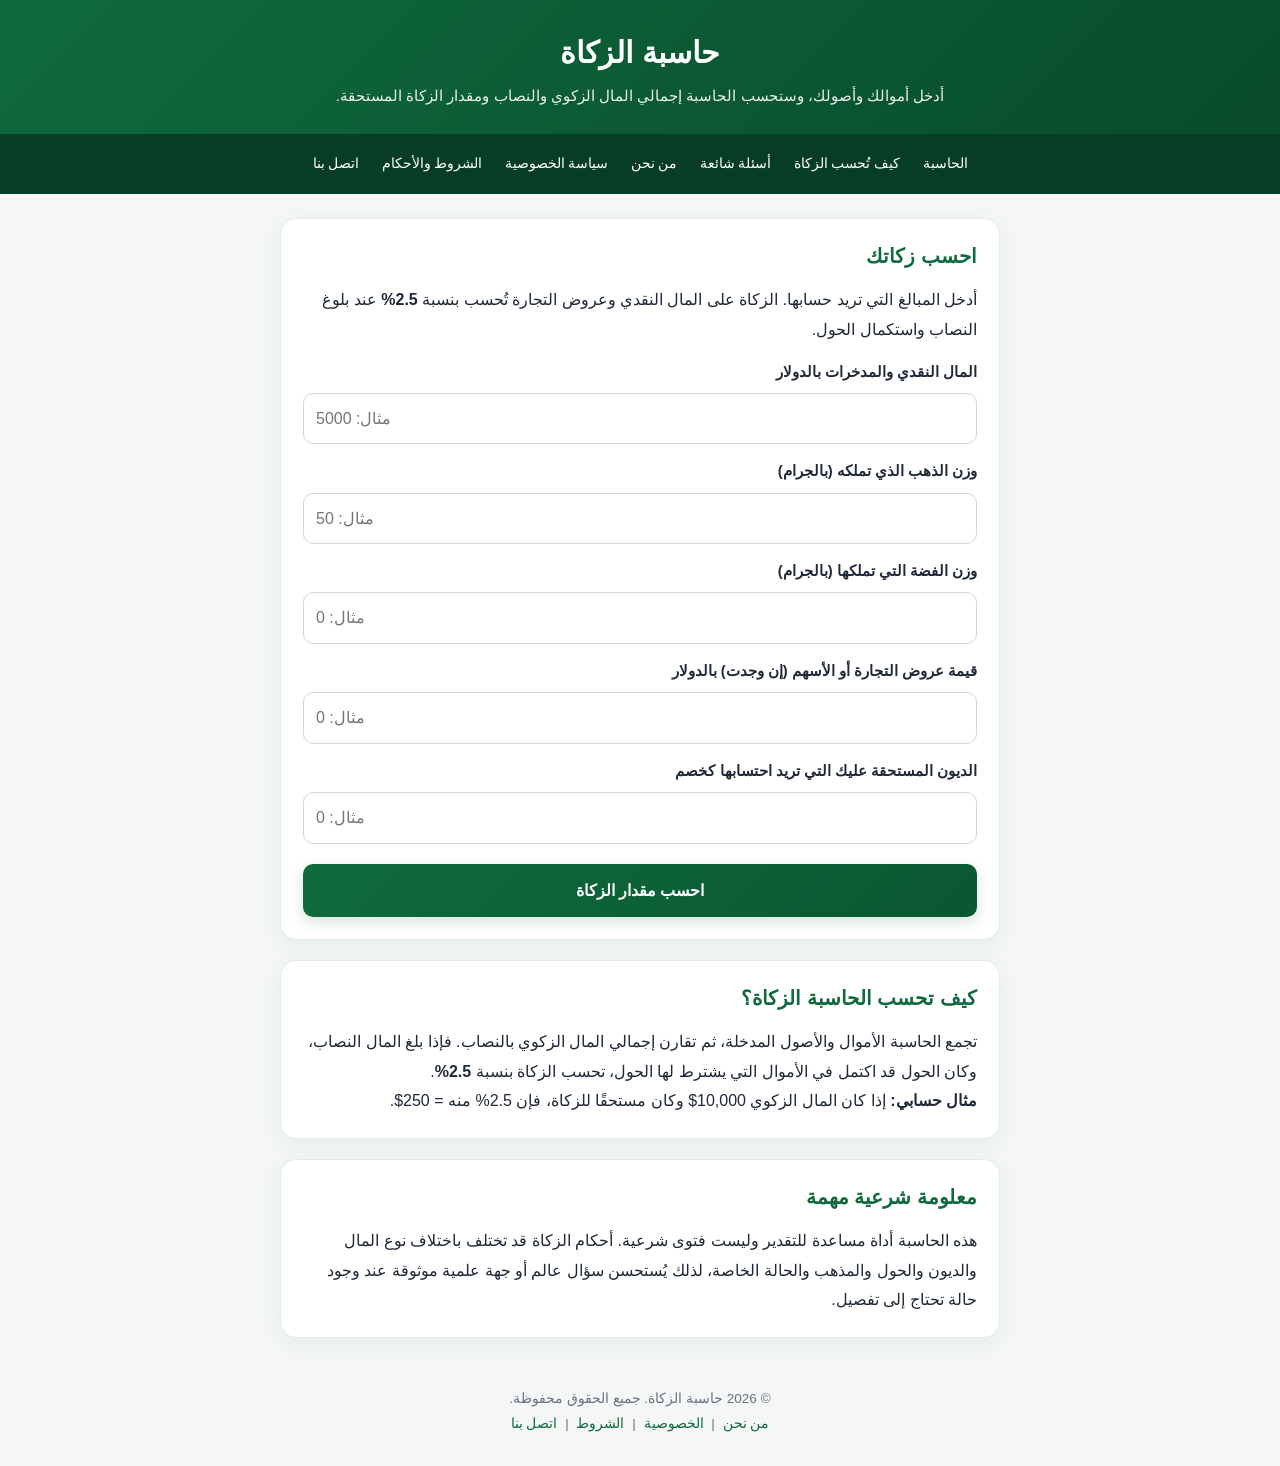
<file: index.html>
<!DOCTYPE html>
<html lang="ar" dir="rtl">
<head>
<meta charset="UTF-8">
<meta name="viewport" content="width=device-width, initial-scale=1.0">
<title>حاسبة الزكاة 2026 - احسب زكاة المال والذهب والفضة بدقة</title>
<meta name="description" content="حاسبة الزكاة الشرعية المجانية - احسب زكاة المال والذهب والفضة والأسهم بسهولة، واعرف النصاب ومقدار الزكاة بنسبة 2.5% عند استحقاقها.">
<meta name="keywords" content="حاسبة الزكاة, زكاة المال, نصاب الزكاة, زكاة الذهب, زكاة الفضة, 2.5% الزكاة">
<meta name="google-site-verification" content="google37543cba8114a5b2">
<link rel="stylesheet" href="style.css">
<script async src="https://pagead2.googlesyndication.com/pagead/js/adsbygoogle.js?client=ca-pub-7755549490998662" crossorigin="anonymous"></script>
</head>
<body>
<header>
  <h1>حاسبة الزكاة</h1>
  <p>أدخل أموالك وأصولك، وستحسب الحاسبة إجمالي المال الزكوي والنصاب ومقدار الزكاة المستحقة.</p>
</header>
<nav aria-label="التنقل الرئيسي">
  <a href="index.html">الحاسبة</a>
  <a href="guide.html">كيف تُحسب الزكاة</a>
  <a href="faq.html">أسئلة شائعة</a>
  <a href="about.html">من نحن</a>
  <a href="privacy.html">سياسة الخصوصية</a>
  <a href="terms.html">الشروط والأحكام</a>
  <a href="contact.html">اتصل بنا</a>
</nav>
<div class="container">
<section id="calculator">
<h2>احسب زكاتك</h2>
<p>أدخل المبالغ التي تريد حسابها. الزكاة على المال النقدي وعروض التجارة تُحسب بنسبة <strong>2.5%</strong> عند بلوغ النصاب واستكمال الحول.</p>

<label for="cash">المال النقدي والمدخرات بالدولار</label>
<input type="number" id="cash" placeholder="مثال: 5000" min="0" step="0.01">

<label for="gold">وزن الذهب الذي تملكه (بالجرام)</label>
<input type="number" id="gold" placeholder="مثال: 50" min="0" step="0.01">

<label for="silver">وزن الفضة التي تملكها (بالجرام)</label>
<input type="number" id="silver" placeholder="مثال: 0" min="0" step="0.01">

<label for="trade">قيمة عروض التجارة أو الأسهم (إن وجدت) بالدولار</label>
<input type="number" id="trade" placeholder="مثال: 0" min="0" step="0.01">

<label for="debt">الديون المستحقة عليك التي تريد احتسابها كخصم</label>
<input type="number" id="debt" placeholder="مثال: 0" min="0" step="0.01">

<button type="button" onclick="calculateZakat()">احسب مقدار الزكاة</button>
<div id="result" aria-live="polite"></div>
</section>

<section>
<h2>كيف تحسب الحاسبة الزكاة؟</h2>
<p>تجمع الحاسبة الأموال والأصول المدخلة، ثم تقارن إجمالي المال الزكوي بالنصاب. فإذا بلغ المال النصاب، وكان الحول قد اكتمل في الأموال التي يشترط لها الحول، تحسب الزكاة بنسبة <strong>2.5%</strong>.</p>
<p><strong>مثال حسابي:</strong> إذا كان المال الزكوي 10,000$ وكان مستحقًا للزكاة، فإن 2.5% منه = 250$.</p>
</section>

<section>
<h2>معلومة شرعية مهمة</h2>
<p>هذه الحاسبة أداة مساعدة للتقدير وليست فتوى شرعية. أحكام الزكاة قد تختلف باختلاف نوع المال والديون والحول والمذهب والحالة الخاصة، لذلك يُستحسن سؤال عالم أو جهة علمية موثوقة عند وجود حالة تحتاج إلى تفصيل.</p>
</section>
</div>
<footer>
<p>© 2026 حاسبة الزكاة. جميع الحقوق محفوظة.</p>
<p><a href="about.html">من نحن</a> | <a href="privacy.html">الخصوصية</a> | <a href="terms.html">الشروط</a> | <a href="contact.html">اتصل بنا</a></p>
</footer>
<script src="script.js"></script>
</body>
</html>
</file>
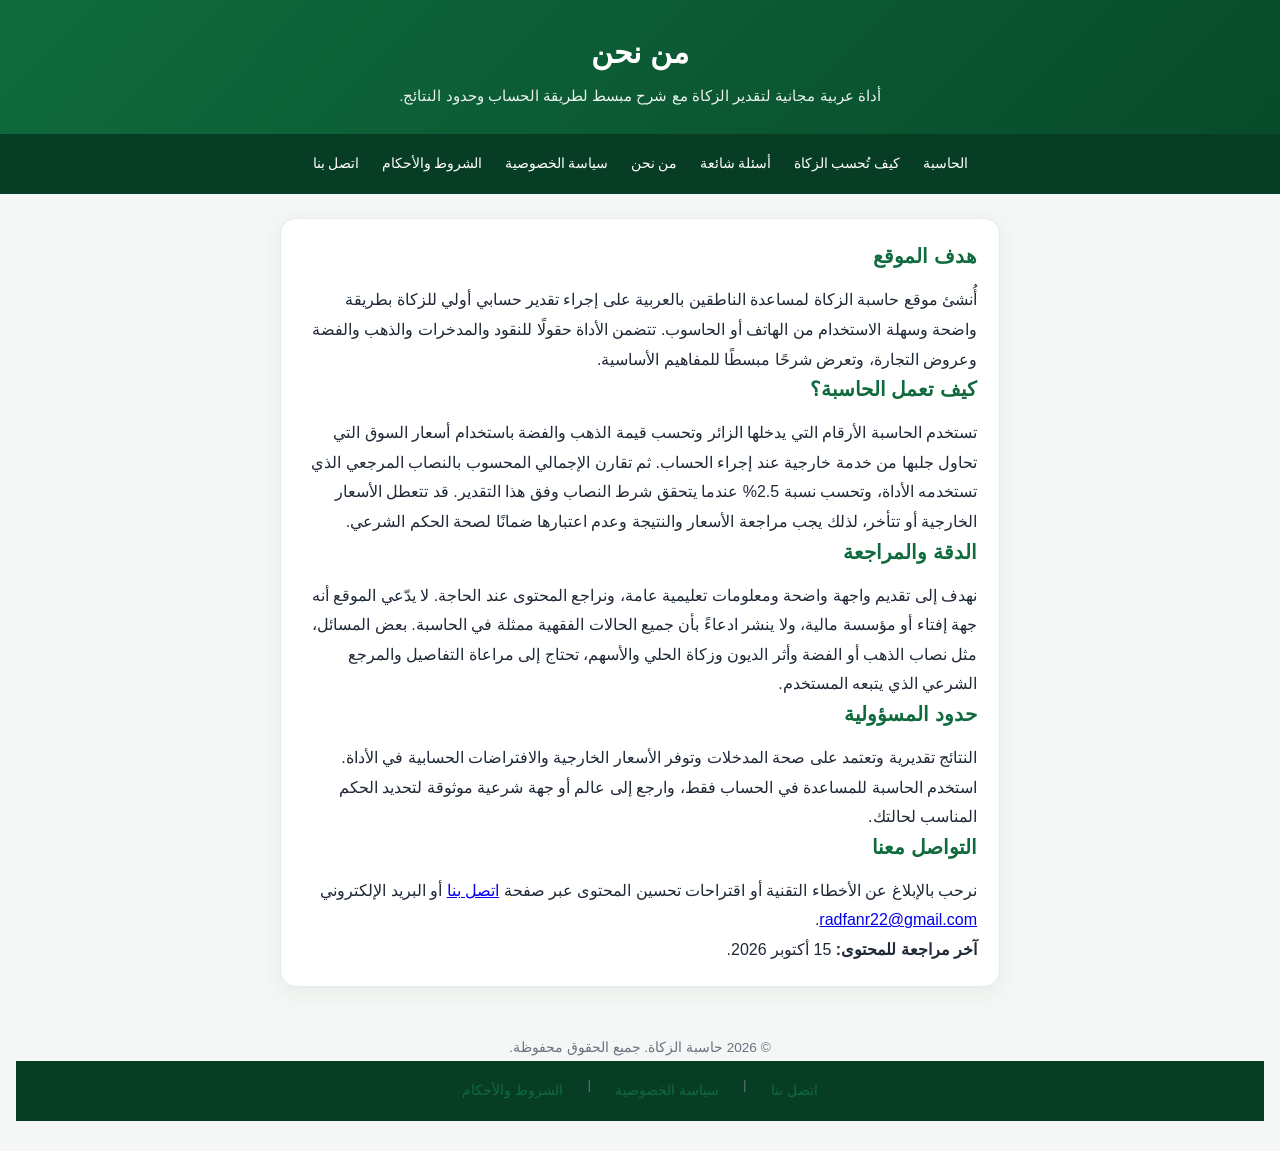
<file: about.html>
<!DOCTYPE html>
<html lang="ar" dir="rtl">
<head>
<meta charset="UTF-8">
<meta name="viewport" content="width=device-width, initial-scale=1.0">
<title>من نحن - حاسبة الزكاة</title>
<meta name="description" content="تعرف على هدف حاسبة الزكاة ومنهجية الحساب وحدود الأداة وكيفية التواصل مع الموقع.">
<link rel="canonical" href="https://zakatalmuslim.uk/about.html">
<link rel="stylesheet" href="style.css">
<script async src="https://pagead2.googlesyndication.com/pagead/js/adsbygoogle.js?client=ca-pub-7755549490998662" crossorigin="anonymous"></script>
</head>
<body>
<header><h1>من نحن</h1><p>أداة عربية مجانية لتقدير الزكاة مع شرح مبسط لطريقة الحساب وحدود النتائج.</p></header>
<nav aria-label="التنقل الرئيسي"><a href="index.html">الحاسبة</a><a href="guide.html">كيف تُحسب الزكاة</a><a href="faq.html">أسئلة شائعة</a><a href="about.html">من نحن</a><a href="privacy.html">سياسة الخصوصية</a><a href="terms.html">الشروط والأحكام</a><a href="contact.html">اتصل بنا</a></nav>
<main class="container">
<section>
<h2>هدف الموقع</h2>
<p>أُنشئ موقع حاسبة الزكاة لمساعدة الناطقين بالعربية على إجراء تقدير حسابي أولي للزكاة بطريقة واضحة وسهلة الاستخدام من الهاتف أو الحاسوب. تتضمن الأداة حقولًا للنقود والمدخرات والذهب والفضة وعروض التجارة، وتعرض شرحًا مبسطًا للمفاهيم الأساسية.</p>
<h2>كيف تعمل الحاسبة؟</h2>
<p>تستخدم الحاسبة الأرقام التي يدخلها الزائر وتحسب قيمة الذهب والفضة باستخدام أسعار السوق التي تحاول جلبها من خدمة خارجية عند إجراء الحساب. ثم تقارن الإجمالي المحسوب بالنصاب المرجعي الذي تستخدمه الأداة، وتحسب نسبة 2.5% عندما يتحقق شرط النصاب وفق هذا التقدير. قد تتعطل الأسعار الخارجية أو تتأخر، لذلك يجب مراجعة الأسعار والنتيجة وعدم اعتبارها ضمانًا لصحة الحكم الشرعي.</p>
<h2>الدقة والمراجعة</h2>
<p>نهدف إلى تقديم واجهة واضحة ومعلومات تعليمية عامة، ونراجع المحتوى عند الحاجة. لا يدّعي الموقع أنه جهة إفتاء أو مؤسسة مالية، ولا ينشر ادعاءً بأن جميع الحالات الفقهية ممثلة في الحاسبة. بعض المسائل، مثل نصاب الذهب أو الفضة وأثر الديون وزكاة الحلي والأسهم، تحتاج إلى مراعاة التفاصيل والمرجع الشرعي الذي يتبعه المستخدم.</p>
<h2>حدود المسؤولية</h2>
<p>النتائج تقديرية وتعتمد على صحة المدخلات وتوفر الأسعار الخارجية والافتراضات الحسابية في الأداة. استخدم الحاسبة للمساعدة في الحساب فقط، وارجع إلى عالم أو جهة شرعية موثوقة لتحديد الحكم المناسب لحالتك.</p>
<h2>التواصل معنا</h2>
<p>نرحب بالإبلاغ عن الأخطاء التقنية أو اقتراحات تحسين المحتوى عبر صفحة <a href="contact.html">اتصل بنا</a> أو البريد الإلكتروني <a href="mailto:radfanr22@gmail.com">radfanr22@gmail.com</a>.</p>
<p><strong>آخر مراجعة للمحتوى:</strong> 15 أكتوبر 2026.</p>
</section>
</main>
<footer>© 2026 حاسبة الزكاة. جميع الحقوق محفوظة.
<nav aria-label="روابط التذييل"><a href="contact.html">اتصل بنا</a> | <a href="privacy.html">سياسة الخصوصية</a> | <a href="terms.html">الشروط والأحكام</a></nav>
</footer>
</body>
</html>
</file>
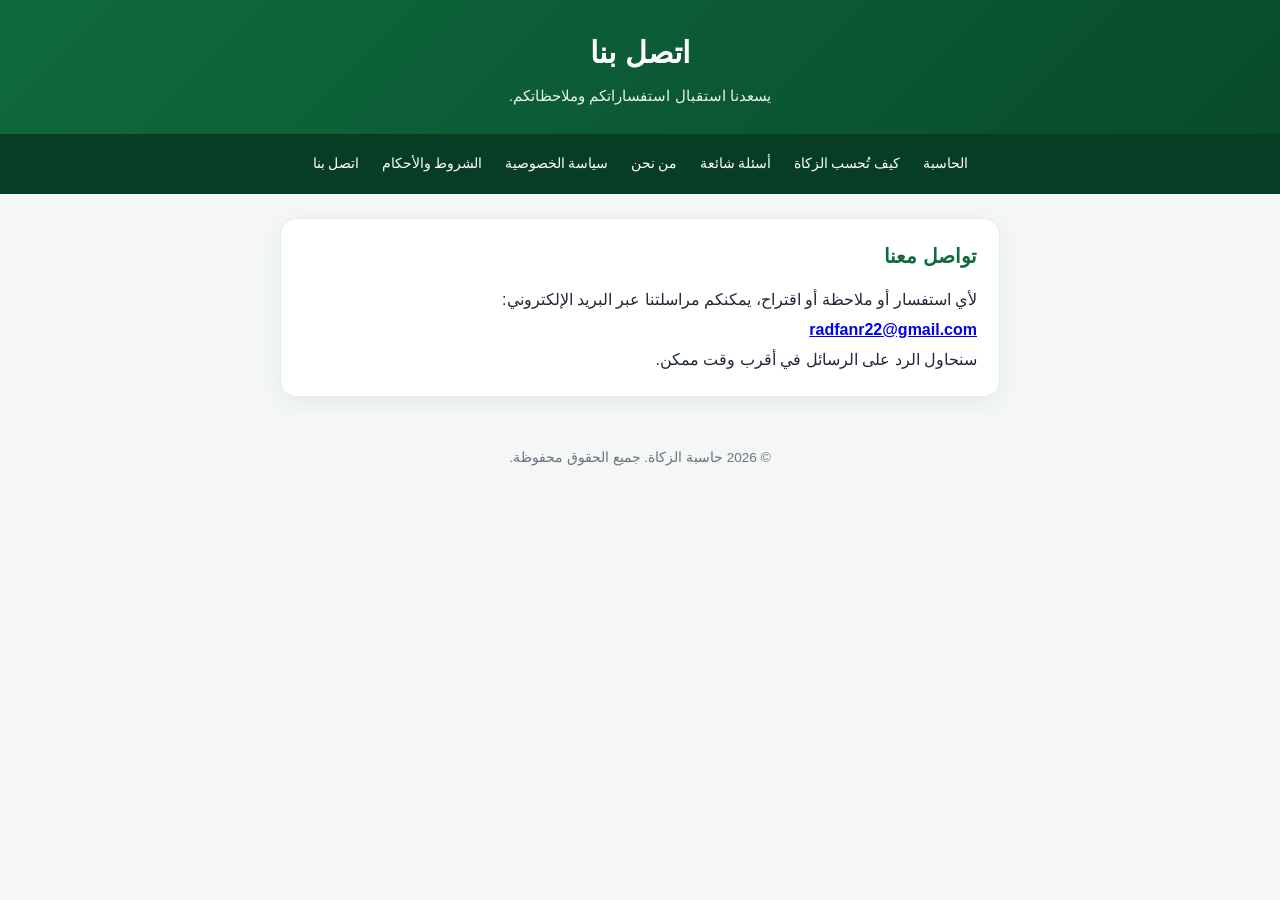
<file: contact.html>
<!DOCTYPE html>
<html lang="ar" dir="rtl">
<head><meta charset="UTF-8"><meta name="viewport" content="width=device-width, initial-scale=1.0"><title>اتصل بنا - حاسبة الزكاة</title><meta name="description" content="تواصل مع فريق موقع حاسبة الزكاة للاستفسارات والملاحظات."><link rel="stylesheet" href="style.css"><script async src="https://pagead2.googlesyndication.com/pagead/js/adsbygoogle.js?client=ca-pub-7755549490998662" crossorigin="anonymous"></script></head>
<body><header><h1>اتصل بنا</h1><p>يسعدنا استقبال استفساراتكم وملاحظاتكم.</p></header><nav aria-label="التنقل الرئيسي"><a href="index.html">الحاسبة</a><a href="guide.html">كيف تُحسب الزكاة</a><a href="faq.html">أسئلة شائعة</a><a href="about.html">من نحن</a><a href="privacy.html">سياسة الخصوصية</a><a href="terms.html">الشروط والأحكام</a><a href="contact.html">اتصل بنا</a></nav><main class="container"><section><h2>تواصل معنا</h2><p>لأي استفسار أو ملاحظة أو اقتراح، يمكنكم مراسلتنا عبر البريد الإلكتروني:</p><p><a href="mailto:radfanr22@gmail.com"><strong>radfanr22@gmail.com</strong></a></p><p>سنحاول الرد على الرسائل في أقرب وقت ممكن.</p></section></main><footer>© 2026 حاسبة الزكاة. جميع الحقوق محفوظة.</footer></body></html>
</file>
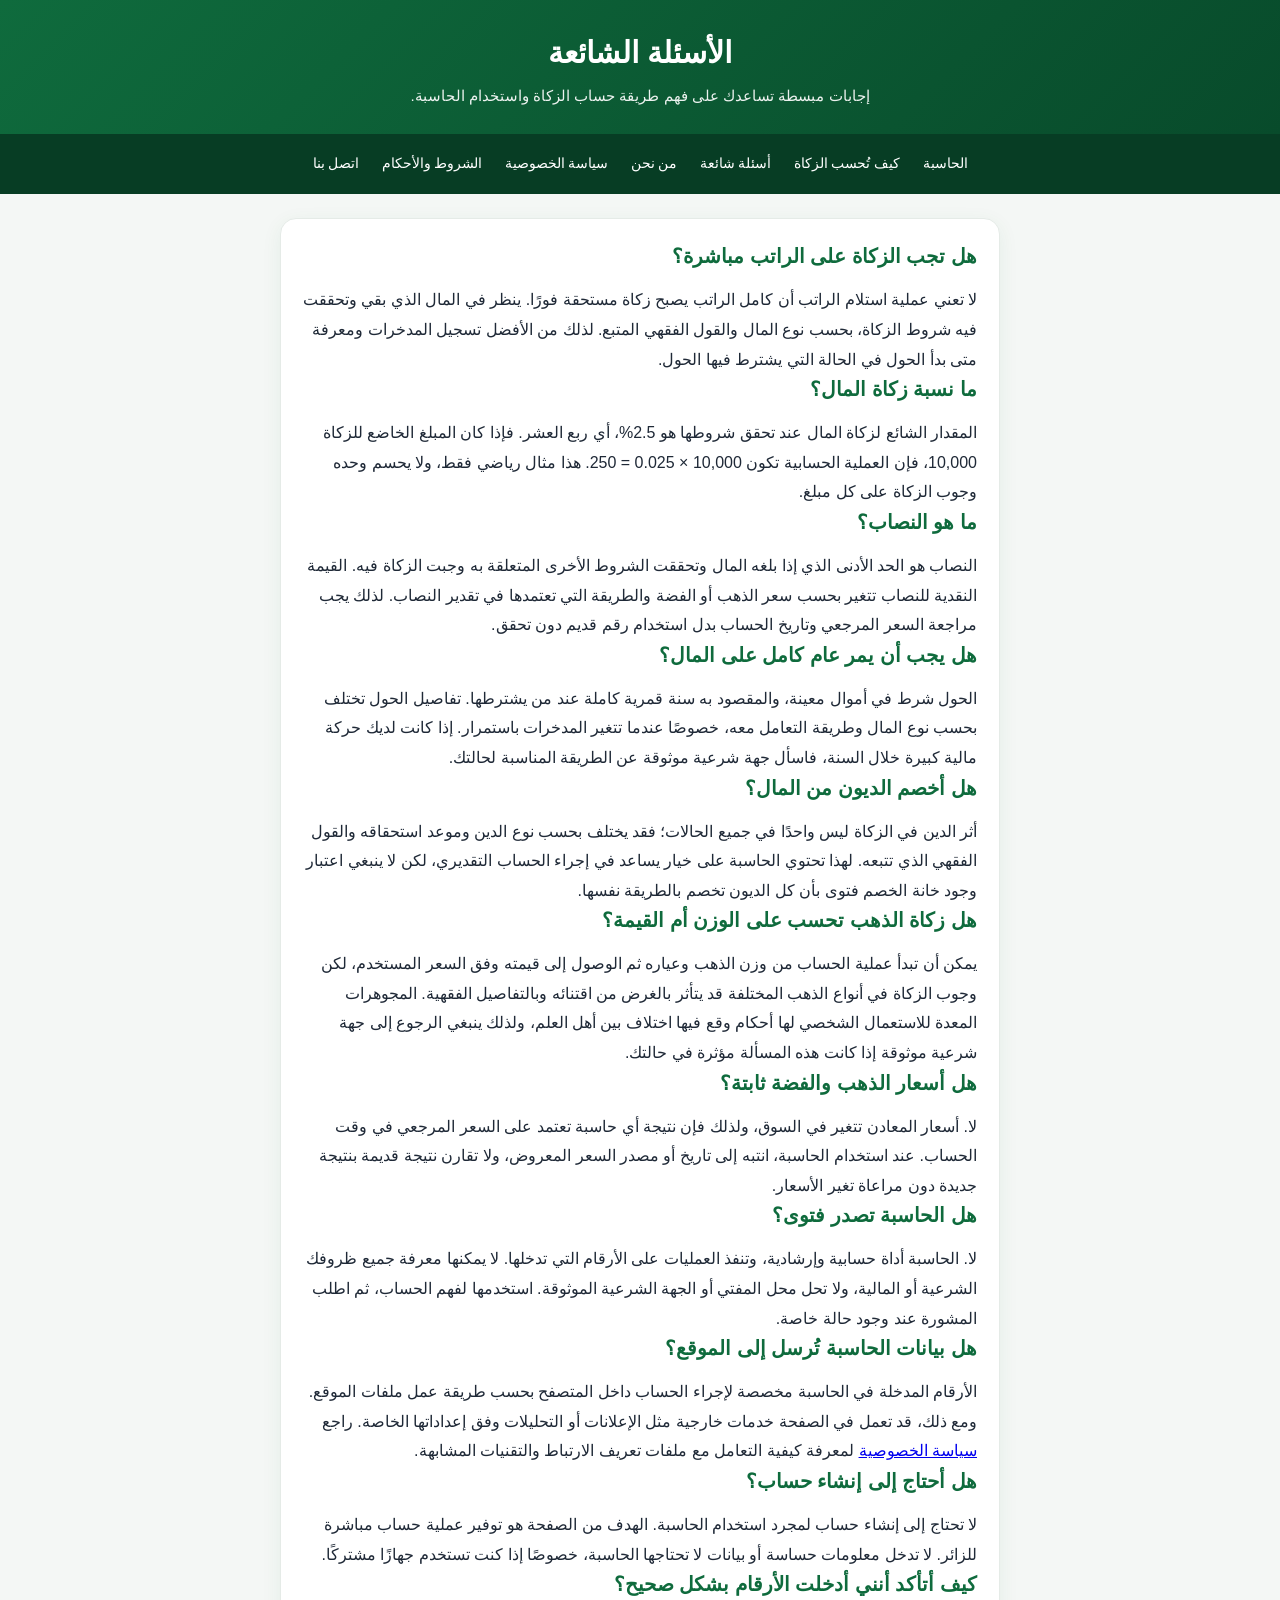
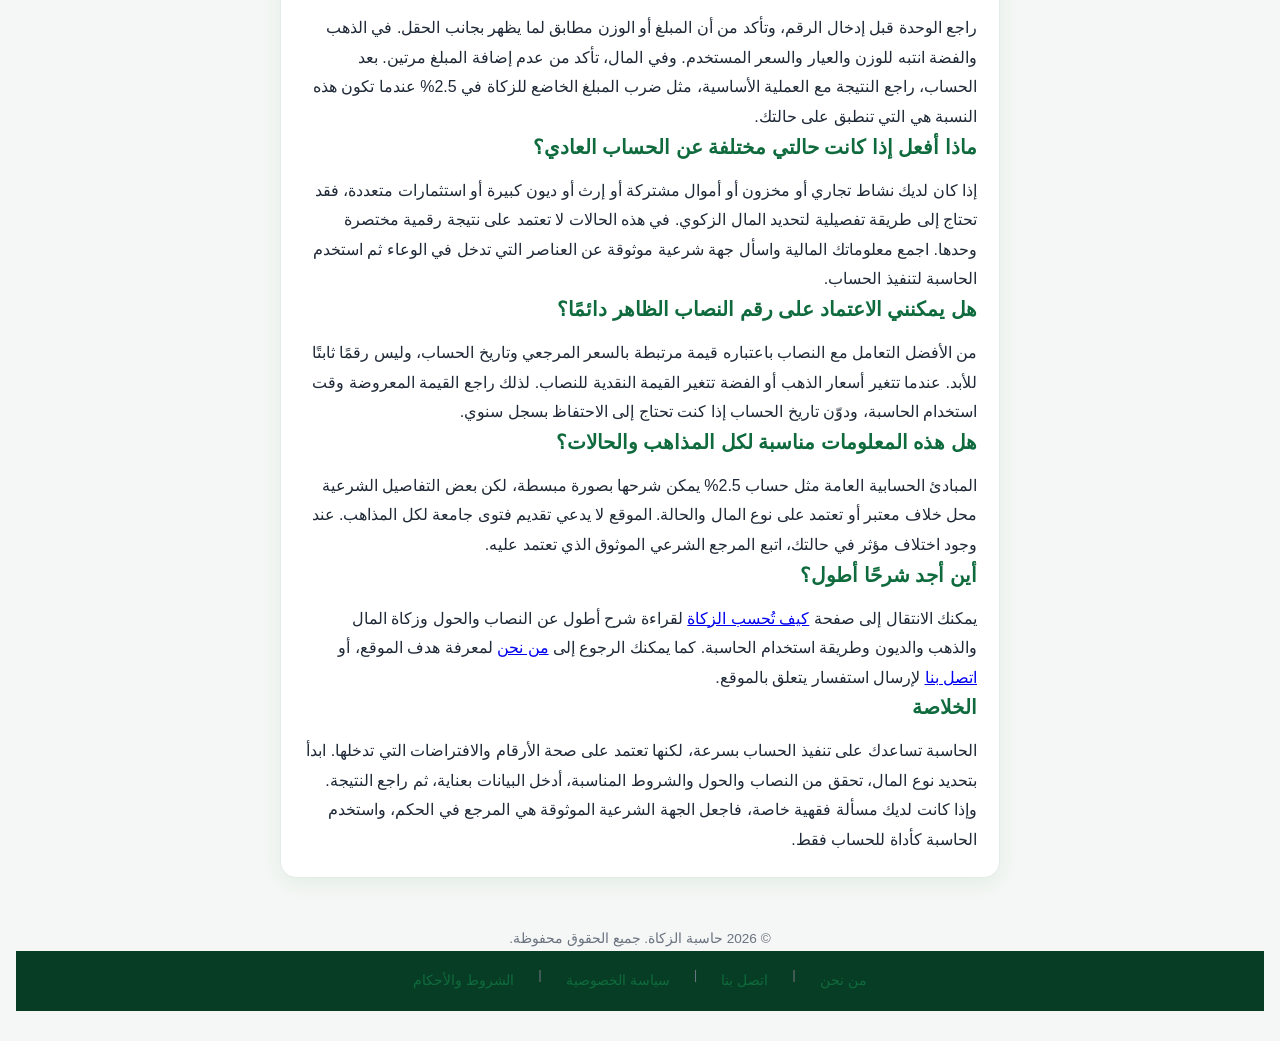
<file: faq.html>
<!DOCTYPE html>
<html lang="ar" dir="rtl">
<head>
<meta charset="UTF-8">
<meta name="viewport" content="width=device-width, initial-scale=1.0">
<title>الأسئلة الشائعة عن الزكاة - حاسبة الزكاة</title>
<meta name="description" content="إجابات عملية ومبسطة عن الأسئلة الشائعة حول النصاب والحول وزكاة المال والذهب والديون واستخدام الحاسبة.">
<link rel="stylesheet" href="style.css">
<script async src="https://pagead2.googlesyndication.com/pagead/js/adsbygoogle.js?client=ca-pub-7755549490998662" crossorigin="anonymous"></script>
</head>
<body>
<header><h1>الأسئلة الشائعة</h1><p>إجابات مبسطة تساعدك على فهم طريقة حساب الزكاة واستخدام الحاسبة.</p></header>
<nav aria-label="التنقل الرئيسي"><a href="index.html">الحاسبة</a><a href="guide.html">كيف تُحسب الزكاة</a><a href="faq.html">أسئلة شائعة</a><a href="about.html">من نحن</a><a href="privacy.html">سياسة الخصوصية</a><a href="terms.html">الشروط والأحكام</a><a href="contact.html">اتصل بنا</a></nav>
<main class="container">
<section>
<h2>هل تجب الزكاة على الراتب مباشرة؟</h2>
<p>لا تعني عملية استلام الراتب أن كامل الراتب يصبح زكاة مستحقة فورًا. ينظر في المال الذي بقي وتحققت فيه شروط الزكاة، بحسب نوع المال والقول الفقهي المتبع. لذلك من الأفضل تسجيل المدخرات ومعرفة متى بدأ الحول في الحالة التي يشترط فيها الحول.</p>

<h2>ما نسبة زكاة المال؟</h2>
<p>المقدار الشائع لزكاة المال عند تحقق شروطها هو 2.5%، أي ربع العشر. فإذا كان المبلغ الخاضع للزكاة 10,000، فإن العملية الحسابية تكون 10,000 × 0.025 = 250. هذا مثال رياضي فقط، ولا يحسم وحده وجوب الزكاة على كل مبلغ.</p>

<h2>ما هو النصاب؟</h2>
<p>النصاب هو الحد الأدنى الذي إذا بلغه المال وتحققت الشروط الأخرى المتعلقة به وجبت الزكاة فيه. القيمة النقدية للنصاب تتغير بحسب سعر الذهب أو الفضة والطريقة التي تعتمدها في تقدير النصاب. لذلك يجب مراجعة السعر المرجعي وتاريخ الحساب بدل استخدام رقم قديم دون تحقق.</p>

<h2>هل يجب أن يمر عام كامل على المال؟</h2>
<p>الحول شرط في أموال معينة، والمقصود به سنة قمرية كاملة عند من يشترطها. تفاصيل الحول تختلف بحسب نوع المال وطريقة التعامل معه، خصوصًا عندما تتغير المدخرات باستمرار. إذا كانت لديك حركة مالية كبيرة خلال السنة، فاسأل جهة شرعية موثوقة عن الطريقة المناسبة لحالتك.</p>

<h2>هل أخصم الديون من المال؟</h2>
<p>أثر الدين في الزكاة ليس واحدًا في جميع الحالات؛ فقد يختلف بحسب نوع الدين وموعد استحقاقه والقول الفقهي الذي تتبعه. لهذا تحتوي الحاسبة على خيار يساعد في إجراء الحساب التقديري، لكن لا ينبغي اعتبار وجود خانة الخصم فتوى بأن كل الديون تخصم بالطريقة نفسها.</p>

<h2>هل زكاة الذهب تحسب على الوزن أم القيمة؟</h2>
<p>يمكن أن تبدأ عملية الحساب من وزن الذهب وعياره ثم الوصول إلى قيمته وفق السعر المستخدم، لكن وجوب الزكاة في أنواع الذهب المختلفة قد يتأثر بالغرض من اقتنائه وبالتفاصيل الفقهية. المجوهرات المعدة للاستعمال الشخصي لها أحكام وقع فيها اختلاف بين أهل العلم، ولذلك ينبغي الرجوع إلى جهة شرعية موثوقة إذا كانت هذه المسألة مؤثرة في حالتك.</p>

<h2>هل أسعار الذهب والفضة ثابتة؟</h2>
<p>لا. أسعار المعادن تتغير في السوق، ولذلك فإن نتيجة أي حاسبة تعتمد على السعر المرجعي في وقت الحساب. عند استخدام الحاسبة، انتبه إلى تاريخ أو مصدر السعر المعروض، ولا تقارن نتيجة قديمة بنتيجة جديدة دون مراعاة تغير الأسعار.</p>

<h2>هل الحاسبة تصدر فتوى؟</h2>
<p>لا. الحاسبة أداة حسابية وإرشادية، وتنفذ العمليات على الأرقام التي تدخلها. لا يمكنها معرفة جميع ظروفك الشرعية أو المالية، ولا تحل محل المفتي أو الجهة الشرعية الموثوقة. استخدمها لفهم الحساب، ثم اطلب المشورة عند وجود حالة خاصة.</p>

<h2>هل بيانات الحاسبة تُرسل إلى الموقع؟</h2>
<p>الأرقام المدخلة في الحاسبة مخصصة لإجراء الحساب داخل المتصفح بحسب طريقة عمل ملفات الموقع. ومع ذلك، قد تعمل في الصفحة خدمات خارجية مثل الإعلانات أو التحليلات وفق إعداداتها الخاصة. راجع <a href="privacy.html">سياسة الخصوصية</a> لمعرفة كيفية التعامل مع ملفات تعريف الارتباط والتقنيات المشابهة.</p>

<h2>هل أحتاج إلى إنشاء حساب؟</h2>
<p>لا تحتاج إلى إنشاء حساب لمجرد استخدام الحاسبة. الهدف من الصفحة هو توفير عملية حساب مباشرة للزائر. لا تدخل معلومات حساسة أو بيانات لا تحتاجها الحاسبة، خصوصًا إذا كنت تستخدم جهازًا مشتركًا.</p>

<h2>كيف أتأكد أنني أدخلت الأرقام بشكل صحيح؟</h2>
<p>راجع الوحدة قبل إدخال الرقم، وتأكد من أن المبلغ أو الوزن مطابق لما يظهر بجانب الحقل. في الذهب والفضة انتبه للوزن والعيار والسعر المستخدم. وفي المال، تأكد من عدم إضافة المبلغ مرتين. بعد الحساب، راجع النتيجة مع العملية الأساسية، مثل ضرب المبلغ الخاضع للزكاة في 2.5% عندما تكون هذه النسبة هي التي تنطبق على حالتك.</p>

<h2>ماذا أفعل إذا كانت حالتي مختلفة عن الحساب العادي؟</h2>
<p>إذا كان لديك نشاط تجاري أو مخزون أو أموال مشتركة أو إرث أو ديون كبيرة أو استثمارات متعددة، فقد تحتاج إلى طريقة تفصيلية لتحديد المال الزكوي. في هذه الحالات لا تعتمد على نتيجة رقمية مختصرة وحدها. اجمع معلوماتك المالية واسأل جهة شرعية موثوقة عن العناصر التي تدخل في الوعاء ثم استخدم الحاسبة لتنفيذ الحساب.</p>

<h2>هل يمكنني الاعتماد على رقم النصاب الظاهر دائمًا؟</h2>
<p>من الأفضل التعامل مع النصاب باعتباره قيمة مرتبطة بالسعر المرجعي وتاريخ الحساب، وليس رقمًا ثابتًا للأبد. عندما تتغير أسعار الذهب أو الفضة تتغير القيمة النقدية للنصاب. لذلك راجع القيمة المعروضة وقت استخدام الحاسبة، ودوّن تاريخ الحساب إذا كنت تحتاج إلى الاحتفاظ بسجل سنوي.</p>

<h2>هل هذه المعلومات مناسبة لكل المذاهب والحالات؟</h2>
<p>المبادئ الحسابية العامة مثل حساب 2.5% يمكن شرحها بصورة مبسطة، لكن بعض التفاصيل الشرعية محل خلاف معتبر أو تعتمد على نوع المال والحالة. الموقع لا يدعي تقديم فتوى جامعة لكل المذاهب. عند وجود اختلاف مؤثر في حالتك، اتبع المرجع الشرعي الموثوق الذي تعتمد عليه.</p>

<h2>أين أجد شرحًا أطول؟</h2>
<p>يمكنك الانتقال إلى صفحة <a href="guide.html">كيف تُحسب الزكاة</a> لقراءة شرح أطول عن النصاب والحول وزكاة المال والذهب والديون وطريقة استخدام الحاسبة. كما يمكنك الرجوع إلى <a href="about.html">من نحن</a> لمعرفة هدف الموقع، أو <a href="contact.html">اتصل بنا</a> لإرسال استفسار يتعلق بالموقع.</p>

<h2>الخلاصة</h2>
<p>الحاسبة تساعدك على تنفيذ الحساب بسرعة، لكنها تعتمد على صحة الأرقام والافتراضات التي تدخلها. ابدأ بتحديد نوع المال، تحقق من النصاب والحول والشروط المناسبة، أدخل البيانات بعناية، ثم راجع النتيجة. وإذا كانت لديك مسألة فقهية خاصة، فاجعل الجهة الشرعية الموثوقة هي المرجع في الحكم، واستخدم الحاسبة كأداة للحساب فقط.</p>
</section>
</main>
<footer>© 2026 حاسبة الزكاة. جميع الحقوق محفوظة.
<nav aria-label="روابط التذييل"><a href="about.html">من نحن</a> | <a href="contact.html">اتصل بنا</a> | <a href="privacy.html">سياسة الخصوصية</a> | <a href="terms.html">الشروط والأحكام</a></nav>
</footer>
</body>
</html>
</file>
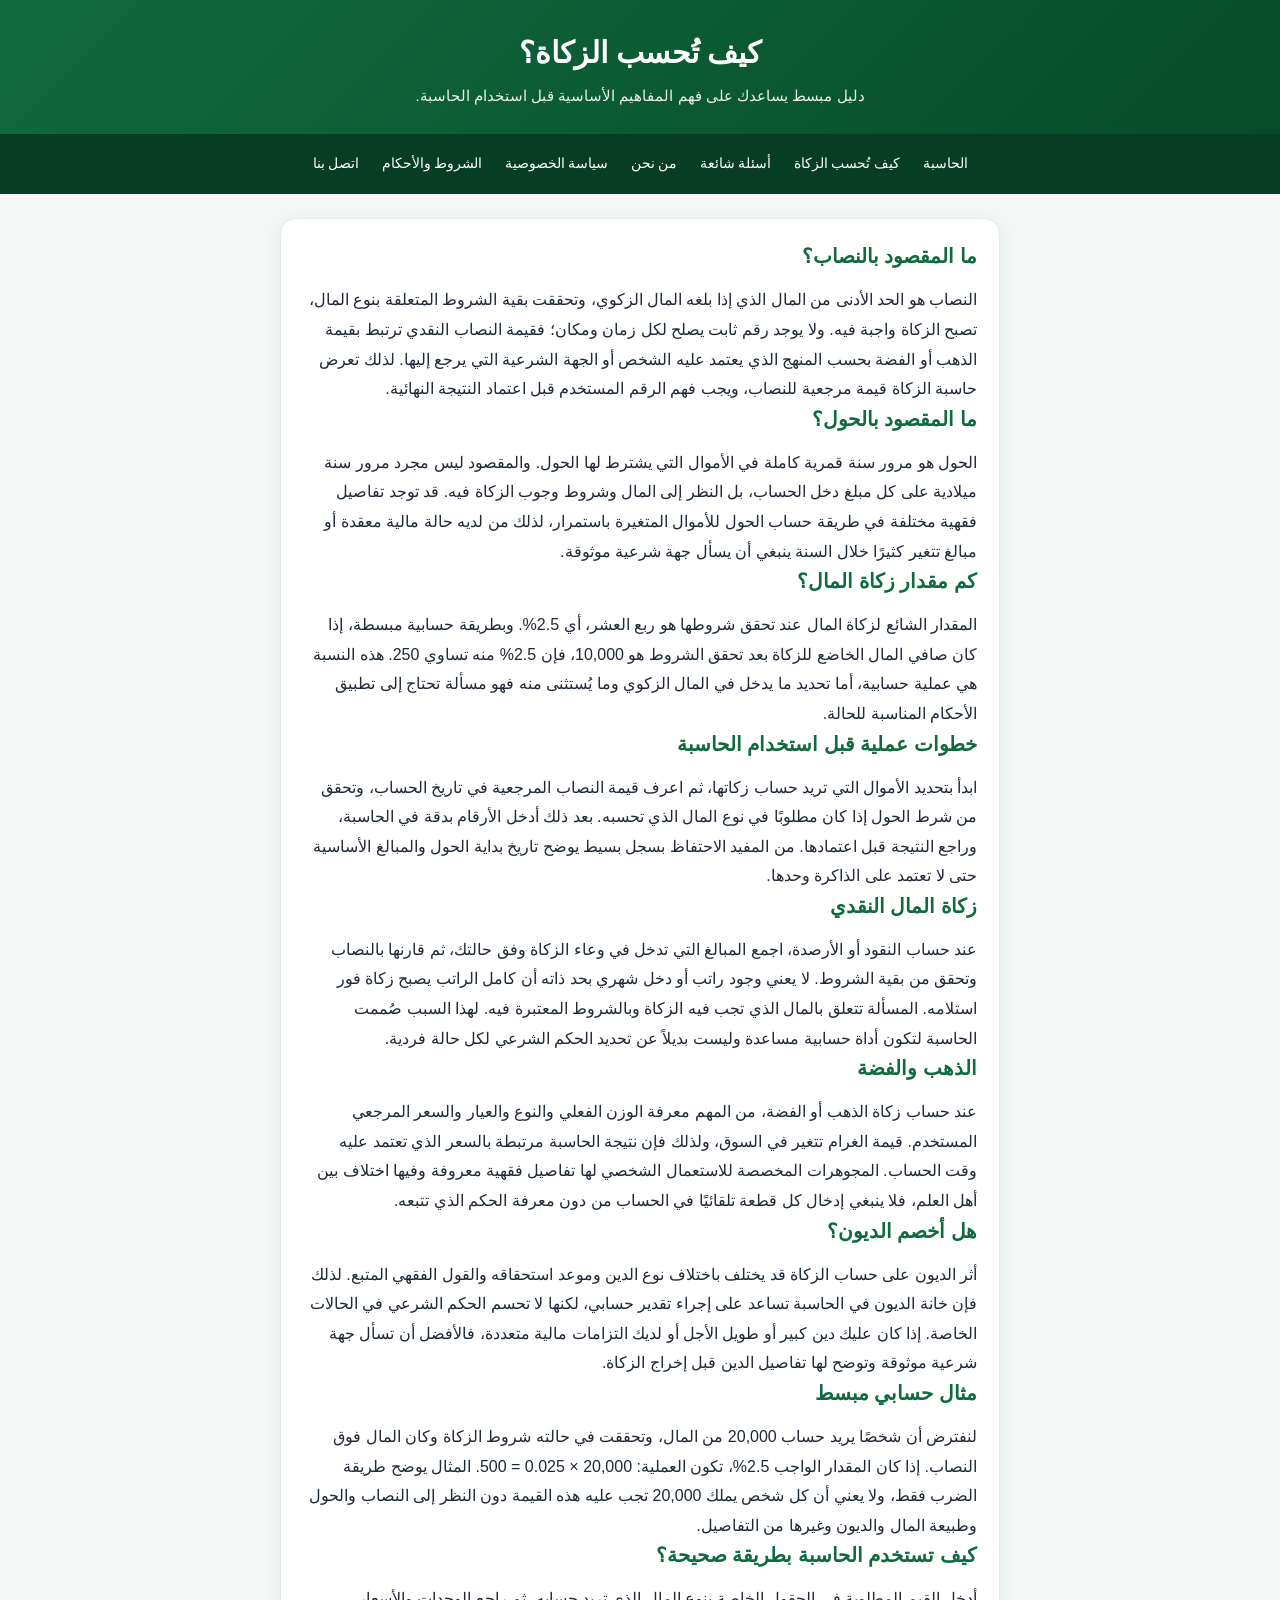
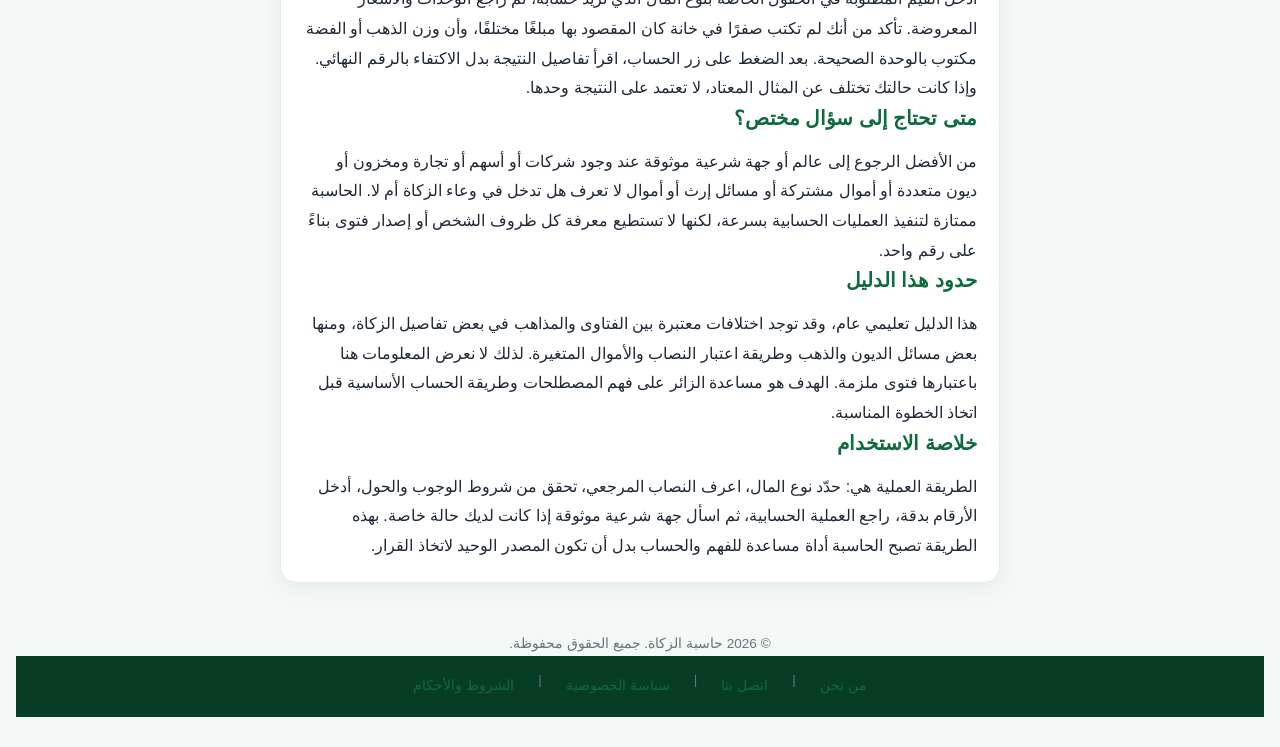
<file: guide.html>
<!DOCTYPE html>
<html lang="ar" dir="rtl">
<head>
<meta charset="UTF-8">
<meta name="viewport" content="width=device-width, initial-scale=1.0">
<title>كيف تُحسب الزكاة؟ - حاسبة الزكاة</title>
<meta name="description" content="دليل عملي مبسط لفهم النصاب والحول وزكاة المال والذهب والفضة وكيفية استخدام حاسبة الزكاة.">
<link rel="stylesheet" href="style.css">
<script async src="https://pagead2.googlesyndication.com/pagead/js/adsbygoogle.js?client=ca-pub-7755549490998662" crossorigin="anonymous"></script>
</head>
<body>
<header><h1>كيف تُحسب الزكاة؟</h1><p>دليل مبسط يساعدك على فهم المفاهيم الأساسية قبل استخدام الحاسبة.</p></header>
<nav aria-label="التنقل الرئيسي"><a href="index.html">الحاسبة</a><a href="guide.html">كيف تُحسب الزكاة</a><a href="faq.html">أسئلة شائعة</a><a href="about.html">من نحن</a><a href="privacy.html">سياسة الخصوصية</a><a href="terms.html">الشروط والأحكام</a><a href="contact.html">اتصل بنا</a></nav>
<main class="container">
<section>
<h2>ما المقصود بالنصاب؟</h2>
<p>النصاب هو الحد الأدنى من المال الذي إذا بلغه المال الزكوي، وتحققت بقية الشروط المتعلقة بنوع المال، تصبح الزكاة واجبة فيه. ولا يوجد رقم ثابت يصلح لكل زمان ومكان؛ فقيمة النصاب النقدي ترتبط بقيمة الذهب أو الفضة بحسب المنهج الذي يعتمد عليه الشخص أو الجهة الشرعية التي يرجع إليها. لذلك تعرض حاسبة الزكاة قيمة مرجعية للنصاب، ويجب فهم الرقم المستخدم قبل اعتماد النتيجة النهائية.</p>

<h2>ما المقصود بالحول؟</h2>
<p>الحول هو مرور سنة قمرية كاملة في الأموال التي يشترط لها الحول. والمقصود ليس مجرد مرور سنة ميلادية على كل مبلغ دخل الحساب، بل النظر إلى المال وشروط وجوب الزكاة فيه. قد توجد تفاصيل فقهية مختلفة في طريقة حساب الحول للأموال المتغيرة باستمرار، لذلك من لديه حالة مالية معقدة أو مبالغ تتغير كثيرًا خلال السنة ينبغي أن يسأل جهة شرعية موثوقة.</p>

<h2>كم مقدار زكاة المال؟</h2>
<p>المقدار الشائع لزكاة المال عند تحقق شروطها هو ربع العشر، أي 2.5%. وبطريقة حسابية مبسطة، إذا كان صافي المال الخاضع للزكاة بعد تحقق الشروط هو 10,000، فإن 2.5% منه تساوي 250. هذه النسبة هي عملية حسابية، أما تحديد ما يدخل في المال الزكوي وما يُستثنى منه فهو مسألة تحتاج إلى تطبيق الأحكام المناسبة للحالة.</p>

<h2>خطوات عملية قبل استخدام الحاسبة</h2>
<p>ابدأ بتحديد الأموال التي تريد حساب زكاتها، ثم اعرف قيمة النصاب المرجعية في تاريخ الحساب، وتحقق من شرط الحول إذا كان مطلوبًا في نوع المال الذي تحسبه. بعد ذلك أدخل الأرقام بدقة في الحاسبة، وراجع النتيجة قبل اعتمادها. من المفيد الاحتفاظ بسجل بسيط يوضح تاريخ بداية الحول والمبالغ الأساسية حتى لا تعتمد على الذاكرة وحدها.</p>

<h2>زكاة المال النقدي</h2>
<p>عند حساب النقود أو الأرصدة، اجمع المبالغ التي تدخل في وعاء الزكاة وفق حالتك، ثم قارنها بالنصاب وتحقق من بقية الشروط. لا يعني وجود راتب أو دخل شهري بحد ذاته أن كامل الراتب يصبح زكاة فور استلامه. المسألة تتعلق بالمال الذي تجب فيه الزكاة وبالشروط المعتبرة فيه. لهذا السبب صُممت الحاسبة لتكون أداة حسابية مساعدة وليست بديلاً عن تحديد الحكم الشرعي لكل حالة فردية.</p>

<h2>الذهب والفضة</h2>
<p>عند حساب زكاة الذهب أو الفضة، من المهم معرفة الوزن الفعلي والنوع والعيار والسعر المرجعي المستخدم. قيمة الغرام تتغير في السوق، ولذلك فإن نتيجة الحاسبة مرتبطة بالسعر الذي تعتمد عليه وقت الحساب. المجوهرات المخصصة للاستعمال الشخصي لها تفاصيل فقهية معروفة وفيها اختلاف بين أهل العلم، فلا ينبغي إدخال كل قطعة تلقائيًا في الحساب من دون معرفة الحكم الذي تتبعه.</p>

<h2>هل أخصم الديون؟</h2>
<p>أثر الديون على حساب الزكاة قد يختلف باختلاف نوع الدين وموعد استحقاقه والقول الفقهي المتبع. لذلك فإن خانة الديون في الحاسبة تساعد على إجراء تقدير حسابي، لكنها لا تحسم الحكم الشرعي في الحالات الخاصة. إذا كان عليك دين كبير أو طويل الأجل أو لديك التزامات مالية متعددة، فالأفضل أن تسأل جهة شرعية موثوقة وتوضح لها تفاصيل الدين قبل إخراج الزكاة.</p>

<h2>مثال حسابي مبسط</h2>
<p>لنفترض أن شخصًا يريد حساب 20,000 من المال، وتحققت في حالته شروط الزكاة وكان المال فوق النصاب. إذا كان المقدار الواجب 2.5%، تكون العملية: 20,000 × 0.025 = 500. المثال يوضح طريقة الضرب فقط، ولا يعني أن كل شخص يملك 20,000 تجب عليه هذه القيمة دون النظر إلى النصاب والحول وطبيعة المال والديون وغيرها من التفاصيل.</p>

<h2>كيف تستخدم الحاسبة بطريقة صحيحة؟</h2>
<p>أدخل القيم المطلوبة في الحقول الخاصة بنوع المال الذي تريد حسابه، ثم راجع الوحدات والأسعار المعروضة. تأكد من أنك لم تكتب صفرًا في خانة كان المقصود بها مبلغًا مختلفًا، وأن وزن الذهب أو الفضة مكتوب بالوحدة الصحيحة. بعد الضغط على زر الحساب، اقرأ تفاصيل النتيجة بدل الاكتفاء بالرقم النهائي. وإذا كانت حالتك تختلف عن المثال المعتاد، لا تعتمد على النتيجة وحدها.</p>

<h2>متى تحتاج إلى سؤال مختص؟</h2>
<p>من الأفضل الرجوع إلى عالم أو جهة شرعية موثوقة عند وجود شركات أو أسهم أو تجارة ومخزون أو ديون متعددة أو أموال مشتركة أو مسائل إرث أو أموال لا تعرف هل تدخل في وعاء الزكاة أم لا. الحاسبة ممتازة لتنفيذ العمليات الحسابية بسرعة، لكنها لا تستطيع معرفة كل ظروف الشخص أو إصدار فتوى بناءً على رقم واحد.</p>

<h2>حدود هذا الدليل</h2>
<p>هذا الدليل تعليمي عام، وقد توجد اختلافات معتبرة بين الفتاوى والمذاهب في بعض تفاصيل الزكاة، ومنها بعض مسائل الديون والذهب وطريقة اعتبار النصاب والأموال المتغيرة. لذلك لا نعرض المعلومات هنا باعتبارها فتوى ملزمة. الهدف هو مساعدة الزائر على فهم المصطلحات وطريقة الحساب الأساسية قبل اتخاذ الخطوة المناسبة.</p>

<h2>خلاصة الاستخدام</h2>
<p>الطريقة العملية هي: حدّد نوع المال، اعرف النصاب المرجعي، تحقق من شروط الوجوب والحول، أدخل الأرقام بدقة، راجع العملية الحسابية، ثم اسأل جهة شرعية موثوقة إذا كانت لديك حالة خاصة. بهذه الطريقة تصبح الحاسبة أداة مساعدة للفهم والحساب بدل أن تكون المصدر الوحيد لاتخاذ القرار.</p>
</section>
</main>
<footer>© 2026 حاسبة الزكاة. جميع الحقوق محفوظة.
<nav aria-label="روابط التذييل"><a href="about.html">من نحن</a> | <a href="contact.html">اتصل بنا</a> | <a href="privacy.html">سياسة الخصوصية</a> | <a href="terms.html">الشروط والأحكام</a></nav>
</footer>
</body>
</html>
</file>
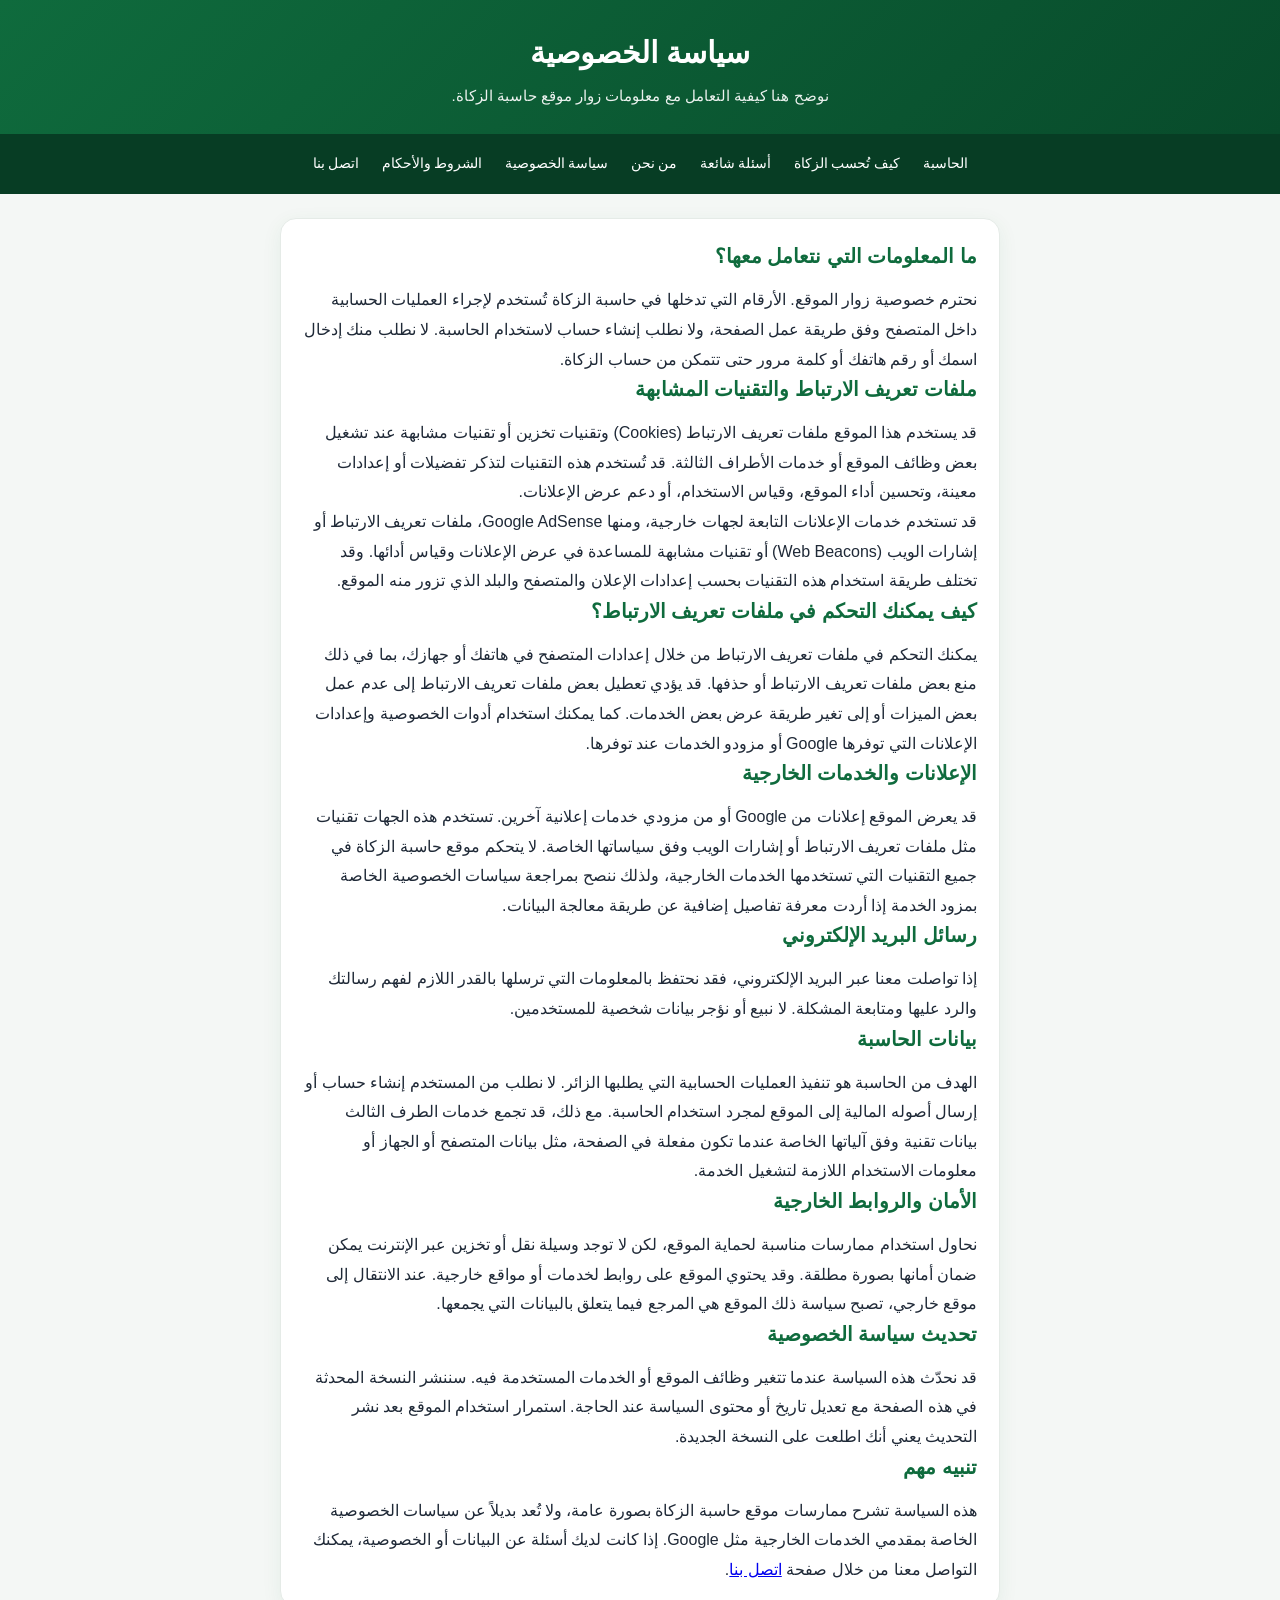
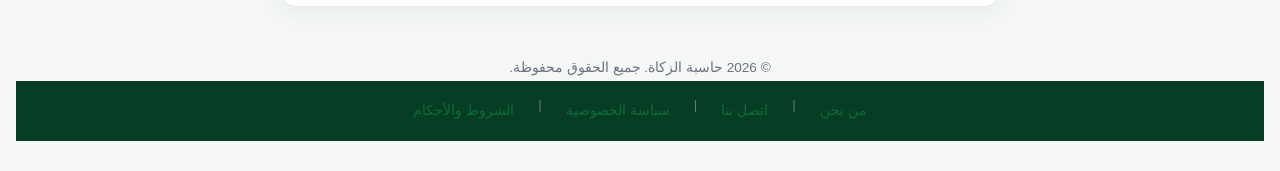
<file: privacy.html>
<!DOCTYPE html>
<html lang="ar" dir="rtl">
<head>
<meta charset="UTF-8">
<meta name="viewport" content="width=device-width, initial-scale=1.0">
<title>سياسة الخصوصية - حاسبة الزكاة</title>
<meta name="description" content="سياسة الخصوصية لموقع حاسبة الزكاة، وبيان استخدام البيانات وملفات تعريف الارتباط والإعلانات.">
<link rel="stylesheet" href="style.css">
<script async src="https://pagead2.googlesyndication.com/pagead/js/adsbygoogle.js?client=ca-pub-7755549490998662" crossorigin="anonymous"></script>
</head>
<body>
<header><h1>سياسة الخصوصية</h1><p>نوضح هنا كيفية التعامل مع معلومات زوار موقع حاسبة الزكاة.</p></header>
<nav aria-label="التنقل الرئيسي"><a href="index.html">الحاسبة</a><a href="guide.html">كيف تُحسب الزكاة</a><a href="faq.html">أسئلة شائعة</a><a href="about.html">من نحن</a><a href="privacy.html">سياسة الخصوصية</a><a href="terms.html">الشروط والأحكام</a><a href="contact.html">اتصل بنا</a></nav>
<main class="container">
<section>
<h2>ما المعلومات التي نتعامل معها؟</h2>
<p>نحترم خصوصية زوار الموقع. الأرقام التي تدخلها في حاسبة الزكاة تُستخدم لإجراء العمليات الحسابية داخل المتصفح وفق طريقة عمل الصفحة، ولا نطلب إنشاء حساب لاستخدام الحاسبة. لا نطلب منك إدخال اسمك أو رقم هاتفك أو كلمة مرور حتى تتمكن من حساب الزكاة.</p>

<h2>ملفات تعريف الارتباط والتقنيات المشابهة</h2>
<p>قد يستخدم هذا الموقع ملفات تعريف الارتباط (Cookies) وتقنيات تخزين أو تقنيات مشابهة عند تشغيل بعض وظائف الموقع أو خدمات الأطراف الثالثة. قد تُستخدم هذه التقنيات لتذكر تفضيلات أو إعدادات معينة، وتحسين أداء الموقع، وقياس الاستخدام، أو دعم عرض الإعلانات.</p>
<p>قد تستخدم خدمات الإعلانات التابعة لجهات خارجية، ومنها Google AdSense، ملفات تعريف الارتباط أو إشارات الويب (Web Beacons) أو تقنيات مشابهة للمساعدة في عرض الإعلانات وقياس أدائها. وقد تختلف طريقة استخدام هذه التقنيات بحسب إعدادات الإعلان والمتصفح والبلد الذي تزور منه الموقع.</p>

<h2>كيف يمكنك التحكم في ملفات تعريف الارتباط؟</h2>
<p>يمكنك التحكم في ملفات تعريف الارتباط من خلال إعدادات المتصفح في هاتفك أو جهازك، بما في ذلك منع بعض ملفات تعريف الارتباط أو حذفها. قد يؤدي تعطيل بعض ملفات تعريف الارتباط إلى عدم عمل بعض الميزات أو إلى تغير طريقة عرض بعض الخدمات. كما يمكنك استخدام أدوات الخصوصية وإعدادات الإعلانات التي توفرها Google أو مزودو الخدمات عند توفرها.</p>

<h2>الإعلانات والخدمات الخارجية</h2>
<p>قد يعرض الموقع إعلانات من Google أو من مزودي خدمات إعلانية آخرين. تستخدم هذه الجهات تقنيات مثل ملفات تعريف الارتباط أو إشارات الويب وفق سياساتها الخاصة. لا يتحكم موقع حاسبة الزكاة في جميع التقنيات التي تستخدمها الخدمات الخارجية، ولذلك ننصح بمراجعة سياسات الخصوصية الخاصة بمزود الخدمة إذا أردت معرفة تفاصيل إضافية عن طريقة معالجة البيانات.</p>

<h2>رسائل البريد الإلكتروني</h2>
<p>إذا تواصلت معنا عبر البريد الإلكتروني، فقد نحتفظ بالمعلومات التي ترسلها بالقدر اللازم لفهم رسالتك والرد عليها ومتابعة المشكلة. لا نبيع أو نؤجر بيانات شخصية للمستخدمين.</p>

<h2>بيانات الحاسبة</h2>
<p>الهدف من الحاسبة هو تنفيذ العمليات الحسابية التي يطلبها الزائر. لا نطلب من المستخدم إنشاء حساب أو إرسال أصوله المالية إلى الموقع لمجرد استخدام الحاسبة. مع ذلك، قد تجمع خدمات الطرف الثالث بيانات تقنية وفق آلياتها الخاصة عندما تكون مفعلة في الصفحة، مثل بيانات المتصفح أو الجهاز أو معلومات الاستخدام اللازمة لتشغيل الخدمة.</p>

<h2>الأمان والروابط الخارجية</h2>
<p>نحاول استخدام ممارسات مناسبة لحماية الموقع، لكن لا توجد وسيلة نقل أو تخزين عبر الإنترنت يمكن ضمان أمانها بصورة مطلقة. وقد يحتوي الموقع على روابط لخدمات أو مواقع خارجية. عند الانتقال إلى موقع خارجي، تصبح سياسة ذلك الموقع هي المرجع فيما يتعلق بالبيانات التي يجمعها.</p>

<h2>تحديث سياسة الخصوصية</h2>
<p>قد نحدّث هذه السياسة عندما تتغير وظائف الموقع أو الخدمات المستخدمة فيه. سننشر النسخة المحدثة في هذه الصفحة مع تعديل تاريخ أو محتوى السياسة عند الحاجة. استمرار استخدام الموقع بعد نشر التحديث يعني أنك اطلعت على النسخة الجديدة.</p>

<h2>تنبيه مهم</h2>
<p>هذه السياسة تشرح ممارسات موقع حاسبة الزكاة بصورة عامة، ولا تُعد بديلاً عن سياسات الخصوصية الخاصة بمقدمي الخدمات الخارجية مثل Google. إذا كانت لديك أسئلة عن البيانات أو الخصوصية، يمكنك التواصل معنا من خلال صفحة <a href="contact.html">اتصل بنا</a>.</p>
</section>
</main>
<footer>© 2026 حاسبة الزكاة. جميع الحقوق محفوظة.
<nav aria-label="روابط التذييل"><a href="about.html">من نحن</a> | <a href="contact.html">اتصل بنا</a> | <a href="privacy.html">سياسة الخصوصية</a> | <a href="terms.html">الشروط والأحكام</a></nav>
</footer>
</body>
</html>
</file>
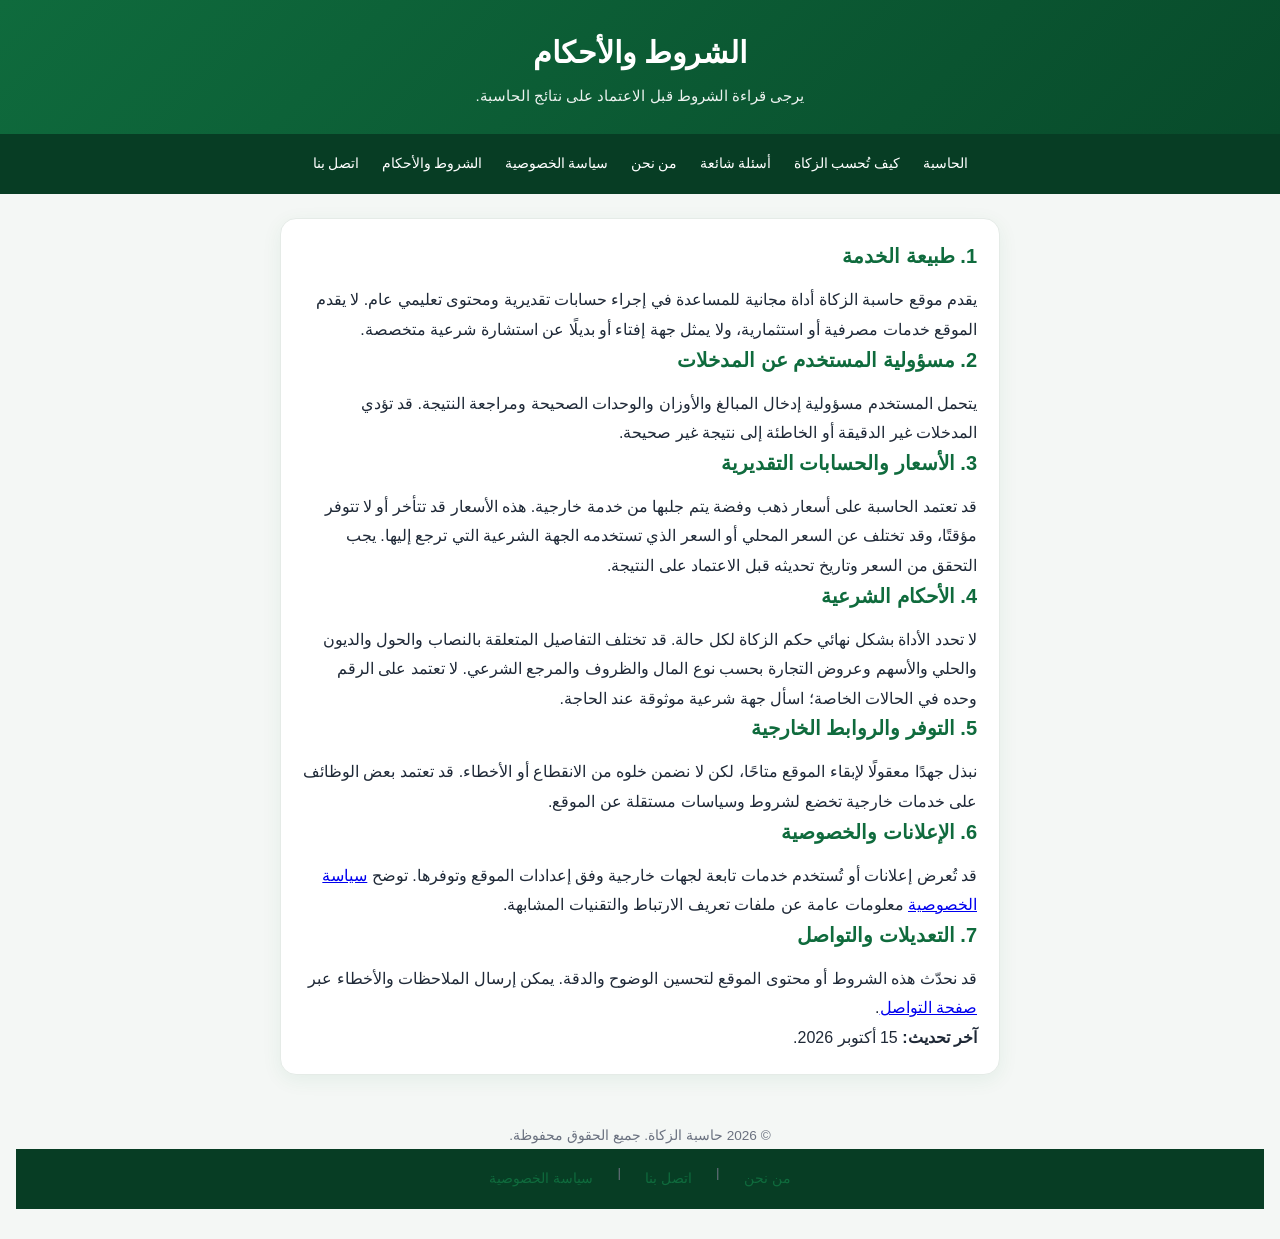
<file: terms.html>
<!DOCTYPE html>
<html lang="ar" dir="rtl">
<head>
<meta charset="UTF-8">
<meta name="viewport" content="width=device-width, initial-scale=1.0">
<title>الشروط والأحكام - حاسبة الزكاة</title>
<meta name="description" content="شروط استخدام حاسبة الزكاة وحدود النتائج والمسؤولية عن الأسعار والمدخلات.">
<link rel="canonical" href="https://zakatalmuslim.uk/terms.html">
<link rel="stylesheet" href="style.css">
<script async src="https://pagead2.googlesyndication.com/pagead/js/adsbygoogle.js?client=ca-pub-7755549490998662" crossorigin="anonymous"></script>
</head>
<body>
<header><h1>الشروط والأحكام</h1><p>يرجى قراءة الشروط قبل الاعتماد على نتائج الحاسبة.</p></header>
<nav aria-label="التنقل الرئيسي"><a href="index.html">الحاسبة</a><a href="guide.html">كيف تُحسب الزكاة</a><a href="faq.html">أسئلة شائعة</a><a href="about.html">من نحن</a><a href="privacy.html">سياسة الخصوصية</a><a href="terms.html">الشروط والأحكام</a><a href="contact.html">اتصل بنا</a></nav>
<main class="container">
<section>
<h2>1. طبيعة الخدمة</h2>
<p>يقدم موقع حاسبة الزكاة أداة مجانية للمساعدة في إجراء حسابات تقديرية ومحتوى تعليمي عام. لا يقدم الموقع خدمات مصرفية أو استثمارية، ولا يمثل جهة إفتاء أو بديلًا عن استشارة شرعية متخصصة.</p>
<h2>2. مسؤولية المستخدم عن المدخلات</h2>
<p>يتحمل المستخدم مسؤولية إدخال المبالغ والأوزان والوحدات الصحيحة ومراجعة النتيجة. قد تؤدي المدخلات غير الدقيقة أو الخاطئة إلى نتيجة غير صحيحة.</p>
<h2>3. الأسعار والحسابات التقديرية</h2>
<p>قد تعتمد الحاسبة على أسعار ذهب وفضة يتم جلبها من خدمة خارجية. هذه الأسعار قد تتأخر أو لا تتوفر مؤقتًا، وقد تختلف عن السعر المحلي أو السعر الذي تستخدمه الجهة الشرعية التي ترجع إليها. يجب التحقق من السعر وتاريخ تحديثه قبل الاعتماد على النتيجة.</p>
<h2>4. الأحكام الشرعية</h2>
<p>لا تحدد الأداة بشكل نهائي حكم الزكاة لكل حالة. قد تختلف التفاصيل المتعلقة بالنصاب والحول والديون والحلي والأسهم وعروض التجارة بحسب نوع المال والظروف والمرجع الشرعي. لا تعتمد على الرقم وحده في الحالات الخاصة؛ اسأل جهة شرعية موثوقة عند الحاجة.</p>
<h2>5. التوفر والروابط الخارجية</h2>
<p>نبذل جهدًا معقولًا لإبقاء الموقع متاحًا، لكن لا نضمن خلوه من الانقطاع أو الأخطاء. قد تعتمد بعض الوظائف على خدمات خارجية تخضع لشروط وسياسات مستقلة عن الموقع.</p>
<h2>6. الإعلانات والخصوصية</h2>
<p>قد تُعرض إعلانات أو تُستخدم خدمات تابعة لجهات خارجية وفق إعدادات الموقع وتوفرها. توضح <a href="privacy.html">سياسة الخصوصية</a> معلومات عامة عن ملفات تعريف الارتباط والتقنيات المشابهة.</p>
<h2>7. التعديلات والتواصل</h2>
<p>قد نحدّث هذه الشروط أو محتوى الموقع لتحسين الوضوح والدقة. يمكن إرسال الملاحظات والأخطاء عبر <a href="contact.html">صفحة التواصل</a>.</p>
<p><strong>آخر تحديث:</strong> 15 أكتوبر 2026.</p>
</section>
</main>
<footer>© 2026 حاسبة الزكاة. جميع الحقوق محفوظة.
<nav aria-label="روابط التذييل"><a href="about.html">من نحن</a> | <a href="contact.html">اتصل بنا</a> | <a href="privacy.html">سياسة الخصوصية</a></nav>
</footer>
</body>
</html>
</file>
<file: style.css>
* {
  margin: 0;
  padding: 0;
  box-sizing: border-box;
}

html {
  scroll-behavior: smooth;
}

body {
  font-family: Tahoma, Arial, sans-serif;
  background: #f4f7f5;
  color: #1f2937;
  line-height: 1.85;
  direction: rtl;
  text-align: right;
  -webkit-text-size-adjust: 100%;
}

header {
  background: linear-gradient(135deg, #0f6b3d, #084b2b);
  color: #fff;
  padding: 30px 16px 24px;
  text-align: center;
}

header h1 {
  font-size: clamp(1.35rem, 5vw, 1.9rem);
  line-height: 1.5;
  margin-bottom: 6px;
}

header p {
  opacity: .92;
  font-size: .95rem;
  max-width: 650px;
  margin: auto;
}

nav {
  background: #073d24;
  display: flex;
  justify-content: center;
  gap: 8px 18px;
  padding: 11px 12px;
  flex-wrap: wrap;
}

nav a {
  color: #fff;
  text-decoration: none;
  font-size: .9rem;
  padding: 5px 2px;
  border-bottom: 2px solid transparent;
  transition: border-color .2s, opacity .2s;
}

nav a:hover,
nav a:focus-visible {
  opacity: .85;
  border-bottom-color: #fff;
  outline: none;
}

.container {
  width: min(720px, calc(100% - 24px));
  margin: 24px auto;
}

section {
  background: #fff;
  border: 1px solid #e5ebe7;
  border-radius: 16px;
  padding: 22px;
  margin-bottom: 20px;
  box-shadow: 0 5px 20px rgba(15, 107, 61, .07);
}

h2 {
  color: #0f6b3d;
  margin-bottom: 14px;
  font-size: 1.25rem;
  line-height: 1.5;
}

label {
  display: block;
  margin-top: 14px;
  font-size: .92rem;
  font-weight: 700;
}

input,
select {
  width: 100%;
  min-height: 46px;
  padding: 10px 12px;
  margin-top: 7px;
  border: 1px solid #cfd8d2;
  border-radius: 10px;
  background: #fff;
  color: #1f2937;
  font: inherit;
  font-size: 1rem;
  direction: ltr;
  text-align: left;
  outline: none;
  transition: border-color .2s, box-shadow .2s;
}

input:focus,
select:focus {
  border-color: #0f6b3d;
  box-shadow: 0 0 0 3px rgba(15, 107, 61, .12);
}

button {
  width: 100%;
  min-height: 48px;
  margin-top: 20px;
  padding: 12px 16px;
  background: linear-gradient(135deg, #0f6b3d, #0a5731);
  color: #fff;
  border: 0;
  border-radius: 10px;
  font: inherit;
  font-size: 1rem;
  font-weight: 700;
  cursor: pointer;
  box-shadow: 0 5px 14px rgba(15, 107, 61, .18);
  transition: transform .15s, filter .15s;
}

button:hover {
  filter: brightness(.95);
}

button:active {
  transform: translateY(1px);
}

button:focus-visible {
  outline: 3px solid rgba(15, 107, 61, .25);
  outline-offset: 2px;
}

#result {
  margin-top: 18px;
  padding: 18px;
  border: 1px solid #cde8d7;
  border-radius: 12px;
  background: #edf9f1;
  color: #173b28;
  display: none;
  text-align: center;
  font-size: 1.05rem;
  font-weight: 600;
  overflow-wrap: anywhere;
}

.faq-item {
  margin-bottom: 16px;
  padding-bottom: 12px;
  border-bottom: 1px solid #edf0ee;
}

.faq-item:last-child {
  border-bottom: 0;
  margin-bottom: 0;
}

.faq-item h3 {
  font-size: 1rem;
  color: #0f6b3d;
  margin-bottom: 5px;
}

footer {
  text-align: center;
  padding: 24px 16px 30px;
  color: #6b7280;
  font-size: .85rem;
}

footer a {
  color: #0f6b3d;
  text-decoration: none;
  margin: 0 4px;
}

footer a:hover {
  text-decoration: underline;
}

@media (max-width: 480px) {
  header {
    padding: 24px 14px 20px;
  }

  nav {
    gap: 4px 12px;
  }

  nav a {
    font-size: .82rem;
  }

  .container {
    width: min(100% - 16px, 720px);
    margin: 16px auto;
  }

  section {
    padding: 17px 14px;
    border-radius: 13px;
    margin-bottom: 14px;
  }

  h2 {
    font-size: 1.12rem;
  }

  input,
  select,
  button {
    min-height: 46px;
  }

  #result {
    padding: 15px 11px;
    font-size: 1rem;
  }
}
</file>
